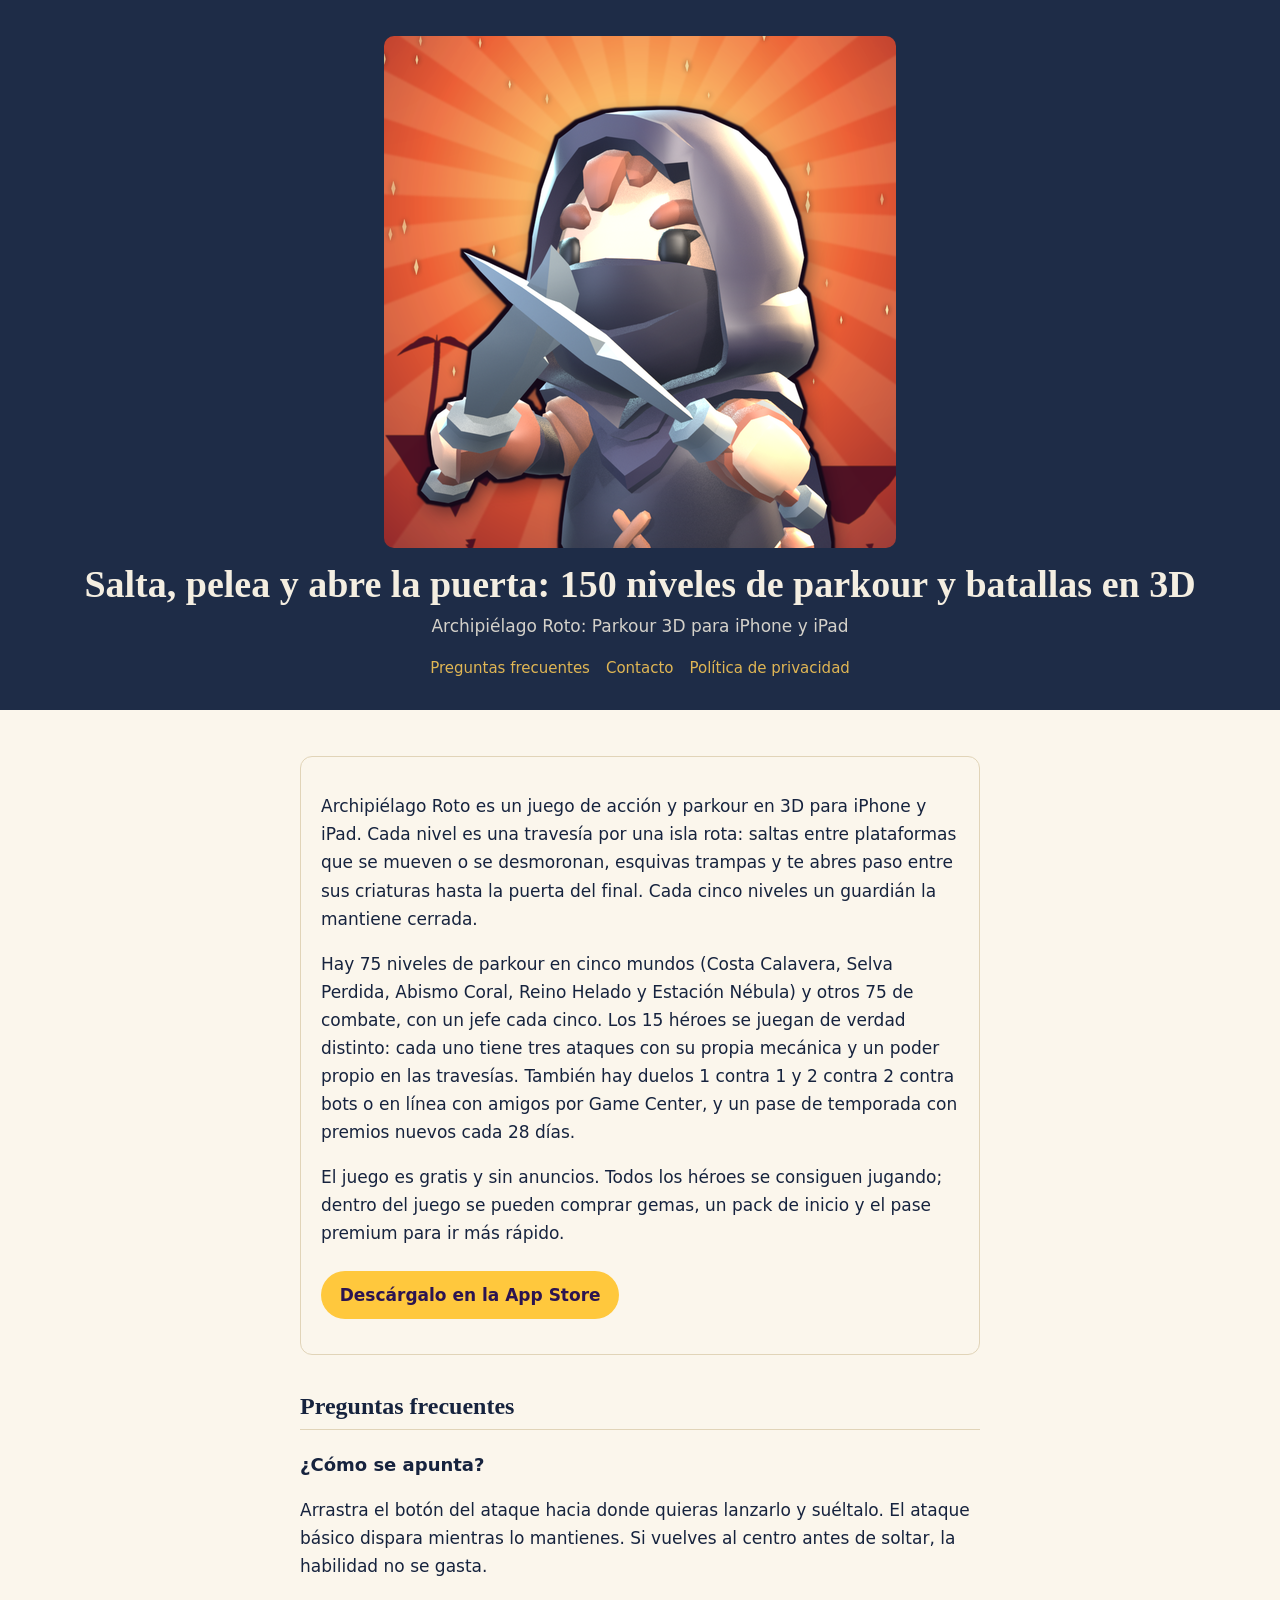
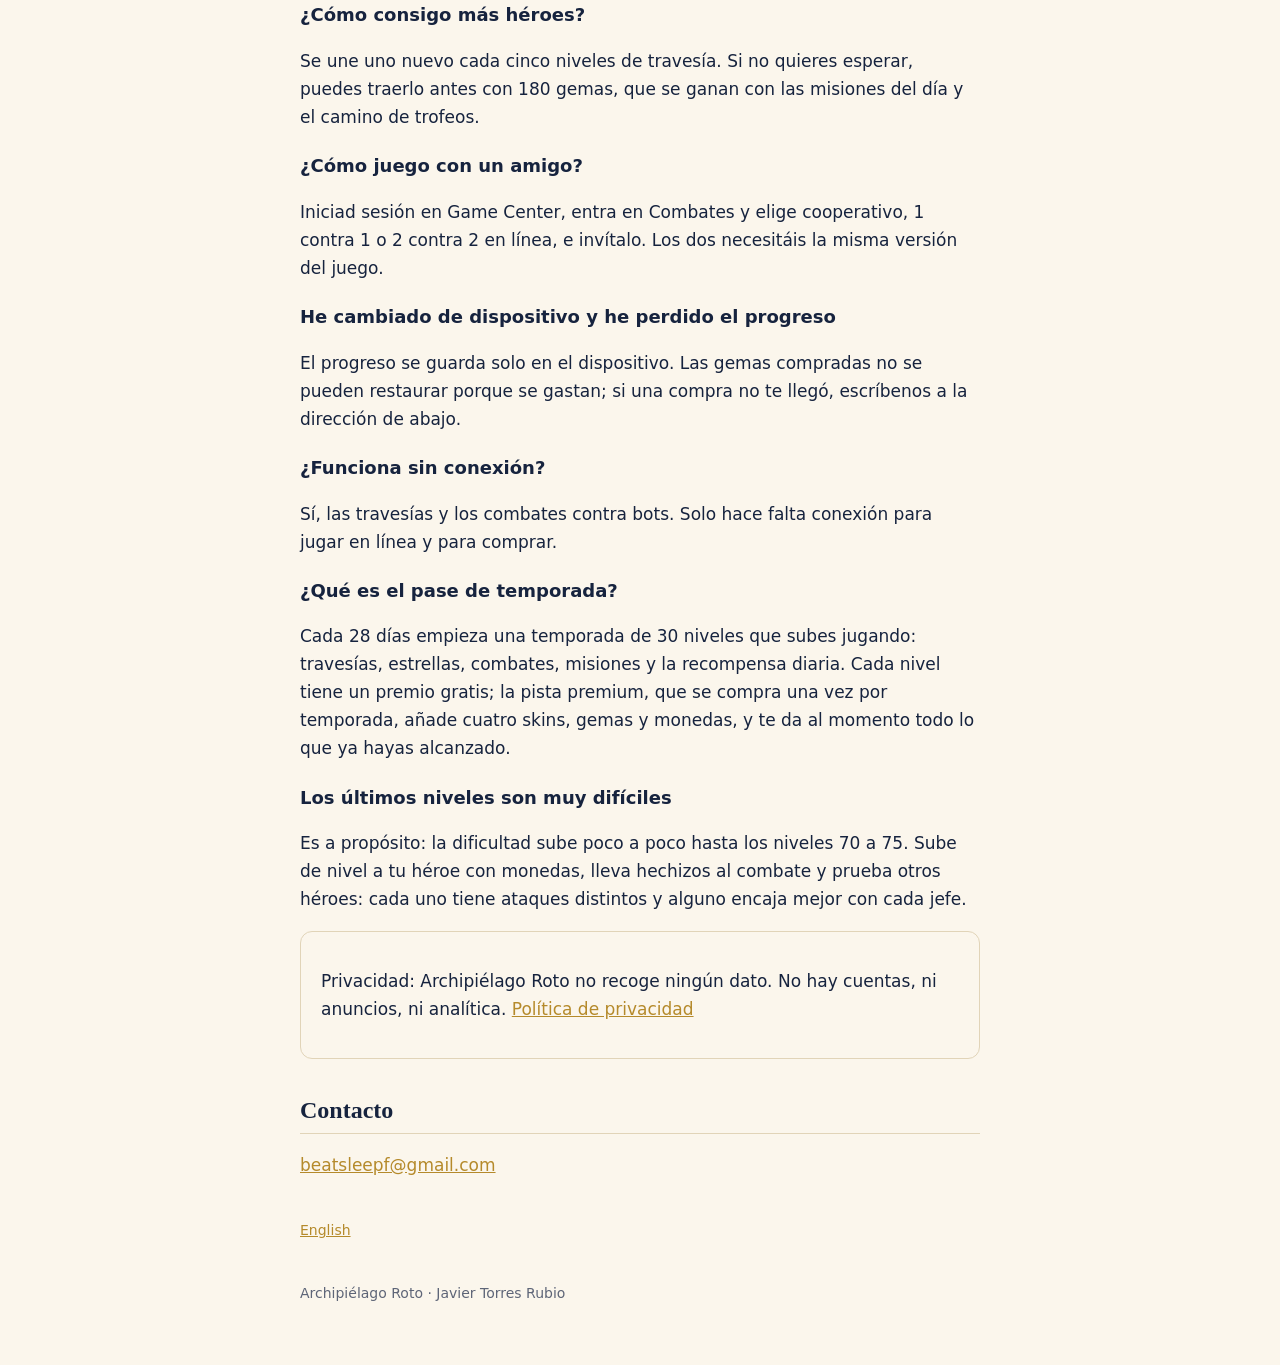
<file: index.html>
<!doctype html>
<html lang="es">
<head>
<meta charset="utf-8">
<meta name="viewport" content="width=device-width, initial-scale=1, viewport-fit=cover">
<title>Archipiélago Roto: Parkour 3D, héroes y batallas para iPhone y iPad</title>
<meta name="description" content="Juego de parkour y acción en 3D: 150 niveles entre travesías y combates, 15 héroes distintos, pase de temporada y duelos con amigos. Gratis, sin anuncios y sin conexión.">
<meta name="apple-itunes-app" content="app-id=6838076888">
<meta property="og:title" content="Archipiélago Roto: Parkour 3D, héroes y batallas para iPhone y iPad">
<meta property="og:description" content="Juego de parkour y acción en 3D: 150 niveles entre travesías y combates, 15 héroes distintos, pase de temporada y duelos con amigos. Gratis, sin anuncios y sin conexión.">
<meta property="og:image" content="https://javi7899.github.io/archipielago-web/icon.png">
<link rel="canonical" href="https://javi7899.github.io/archipielago-web/">
<link rel="alternate" hreflang="es" href="https://javi7899.github.io/archipielago-web/">
<link rel="alternate" hreflang="en" href="https://javi7899.github.io/archipielago-web/en/">
<link rel="icon" href="icon.png">
<link rel="stylesheet" href="estilo.css">
<script type="application/ld+json">{"@context": "https://schema.org", "@type": "VideoGame", "name": "Archipiélago Roto", "description": "Juego de parkour y acción en 3D: 150 niveles entre travesías y combates, 15 héroes distintos, pase de temporada y duelos con amigos. Gratis, sin anuncios y sin conexión.", "url": "https://javi7899.github.io/archipielago-web/", "image": "https://javi7899.github.io/archipielago-web/icon.png", "inLanguage": "es", "genre": ["Action", "Platformer", "Adventure"], "gamePlatform": ["iPhone", "iPad"], "operatingSystem": "iOS", "applicationCategory": "GameApplication", "playMode": ["SinglePlayer", "MultiPlayer", "CoOp"], "author": {"@type": "Person", "name": "Javier Torres Rubio"}, "offers": {"@type": "Offer", "price": "0", "priceCurrency": "EUR"}, "sameAs": "https://apps.apple.com/app/id6838076888"}</script>
<script type="application/ld+json">{"@context": "https://schema.org", "@type": "FAQPage", "mainEntity": [{"@type": "Question", "name": "¿Cómo se apunta?", "acceptedAnswer": {"@type": "Answer", "text": "Arrastra el botón del ataque hacia donde quieras lanzarlo y suéltalo. El ataque básico dispara mientras lo mantienes. Si vuelves al centro antes de soltar, la habilidad no se gasta."}}, {"@type": "Question", "name": "¿Cómo consigo más héroes?", "acceptedAnswer": {"@type": "Answer", "text": "Se une uno nuevo cada cinco niveles de travesía. Si no quieres esperar, puedes traerlo antes con 180 gemas, que se ganan con las misiones del día y el camino de trofeos."}}, {"@type": "Question", "name": "¿Cómo juego con un amigo?", "acceptedAnswer": {"@type": "Answer", "text": "Iniciad sesión en Game Center, entra en Combates y elige cooperativo, 1 contra 1 o 2 contra 2 en línea, e invítalo. Los dos necesitáis la misma versión del juego."}}, {"@type": "Question", "name": "He cambiado de dispositivo y he perdido el progreso", "acceptedAnswer": {"@type": "Answer", "text": "El progreso se guarda solo en el dispositivo. Las gemas compradas no se pueden restaurar porque se gastan; si una compra no te llegó, escríbenos a la dirección de abajo."}}, {"@type": "Question", "name": "¿Funciona sin conexión?", "acceptedAnswer": {"@type": "Answer", "text": "Sí, las travesías y los combates contra bots. Solo hace falta conexión para jugar en línea y para comprar."}}, {"@type": "Question", "name": "¿Qué es el pase de temporada?", "acceptedAnswer": {"@type": "Answer", "text": "Cada 28 días empieza una temporada de 30 niveles que subes jugando: travesías, estrellas, combates, misiones y la recompensa diaria. Cada nivel tiene un premio gratis; la pista premium, que se compra una vez por temporada, añade cuatro skins, gemas y monedas, y te da al momento todo lo que ya hayas alcanzado."}}, {"@type": "Question", "name": "Los últimos niveles son muy difíciles", "acceptedAnswer": {"@type": "Answer", "text": "Es a propósito: la dificultad sube poco a poco hasta los niveles 70 a 75. Sube de nivel a tu héroe con monedas, lleva hechizos al combate y prueba otros héroes: cada uno tiene ataques distintos y alguno encaja mejor con cada jefe."}}]}</script>
</head>
<body>
<header>
  <img src="icon.png" alt="Archipiélago Roto">
  <h1>Salta, pelea y abre la puerta: 150 niveles de parkour y batallas en 3D</h1>
  <p>Archipiélago Roto: Parkour 3D para iPhone y iPad</p>
  <nav><a href="#faq">Preguntas frecuentes</a> <a href="#contact">Contacto</a> <a href="privacidad.html">Política de privacidad</a></nav>
</header>
<main>
  <div class="card"><p>Archipiélago Roto es un juego de acción y parkour en 3D para iPhone y iPad. Cada nivel es una travesía por una isla rota: saltas entre plataformas que se mueven o se desmoronan, esquivas trampas y te abres paso entre sus criaturas hasta la puerta del final. Cada cinco niveles un guardián la mantiene cerrada.</p><p>Hay 75 niveles de parkour en cinco mundos (Costa Calavera, Selva Perdida, Abismo Coral, Reino Helado y Estación Nébula) y otros 75 de combate, con un jefe cada cinco. Los 15 héroes se juegan de verdad distinto: cada uno tiene tres ataques con su propia mecánica y un poder propio en las travesías. También hay duelos 1 contra 1 y 2 contra 2 contra bots o en línea con amigos por Game Center, y un pase de temporada con premios nuevos cada 28 días.</p><p>El juego es gratis y sin anuncios. Todos los héroes se consiguen jugando; dentro del juego se pueden comprar gemas, un pack de inicio y el pase premium para ir más rápido.</p><p><a class="boton" href="https://apps.apple.com/app/id6838076888">Descárgalo en la App Store</a></p></div>
  <h2 id="faq">Preguntas frecuentes</h2>
<h3>¿Cómo se apunta?</h3>
<p>Arrastra el botón del ataque hacia donde quieras lanzarlo y suéltalo. El ataque básico dispara mientras lo mantienes. Si vuelves al centro antes de soltar, la habilidad no se gasta.</p>
<h3>¿Cómo consigo más héroes?</h3>
<p>Se une uno nuevo cada cinco niveles de travesía. Si no quieres esperar, puedes traerlo antes con 180 gemas, que se ganan con las misiones del día y el camino de trofeos.</p>
<h3>¿Cómo juego con un amigo?</h3>
<p>Iniciad sesión en Game Center, entra en Combates y elige cooperativo, 1 contra 1 o 2 contra 2 en línea, e invítalo. Los dos necesitáis la misma versión del juego.</p>
<h3>He cambiado de dispositivo y he perdido el progreso</h3>
<p>El progreso se guarda solo en el dispositivo. Las gemas compradas no se pueden restaurar porque se gastan; si una compra no te llegó, escríbenos a la dirección de abajo.</p>
<h3>¿Funciona sin conexión?</h3>
<p>Sí, las travesías y los combates contra bots. Solo hace falta conexión para jugar en línea y para comprar.</p>
<h3>¿Qué es el pase de temporada?</h3>
<p>Cada 28 días empieza una temporada de 30 niveles que subes jugando: travesías, estrellas, combates, misiones y la recompensa diaria. Cada nivel tiene un premio gratis; la pista premium, que se compra una vez por temporada, añade cuatro skins, gemas y monedas, y te da al momento todo lo que ya hayas alcanzado.</p>
<h3>Los últimos niveles son muy difíciles</h3>
<p>Es a propósito: la dificultad sube poco a poco hasta los niveles 70 a 75. Sube de nivel a tu héroe con monedas, lleva hechizos al combate y prueba otros héroes: cada uno tiene ataques distintos y alguno encaja mejor con cada jefe.</p>
  <div class="card"><p>Privacidad: Archipiélago Roto no recoge ningún dato. No hay cuentas, ni anuncios, ni analítica. <a href="privacidad.html">Política de privacidad</a></p></div>
  <h2 id="contact">Contacto</h2>
  <p><span data-correo><noscript>beatsleepf (arroba) gmail.com</noscript></span></p>
  <p class="langs"><a href="en/" hreflang="en" lang="en">English</a></p>
  <footer>Archipiélago Roto · Javier Torres Rubio</footer>
</main>
<script src="contacto.js"></script>
</body>
</html>
</file>
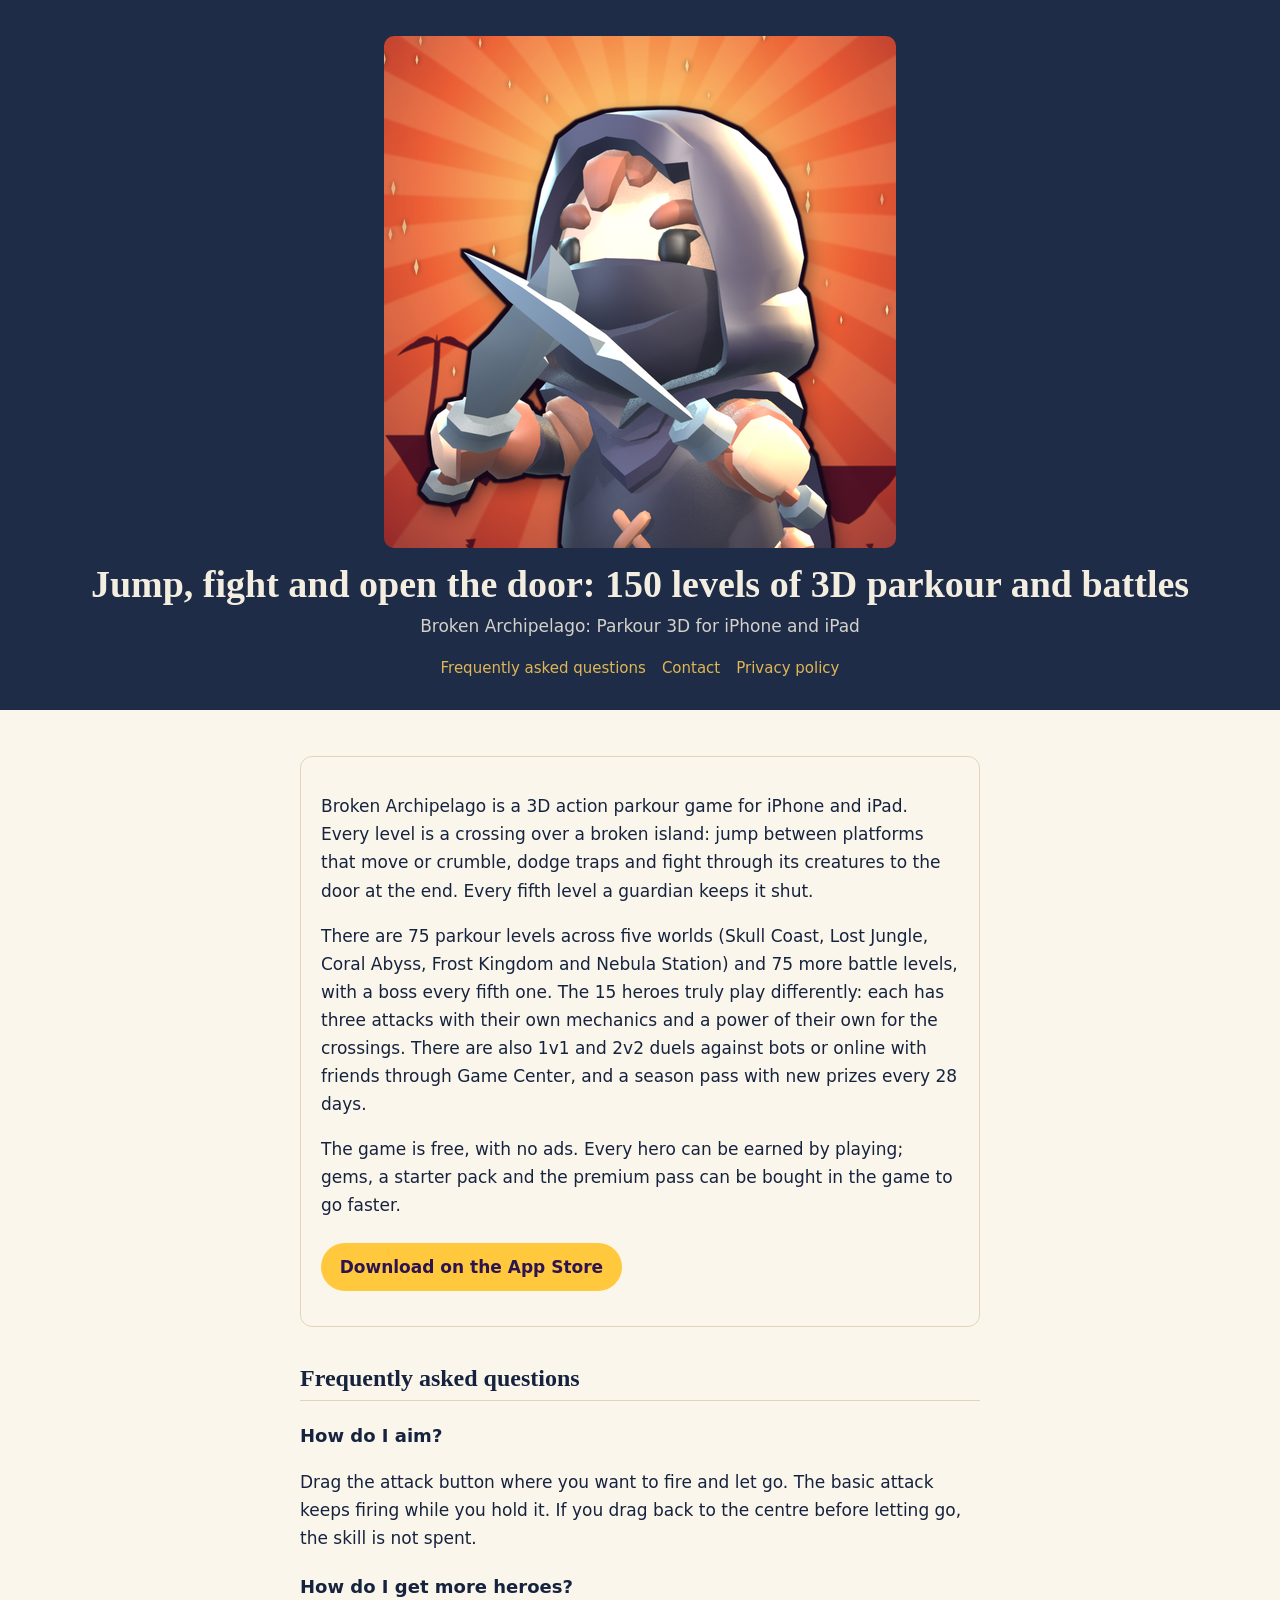
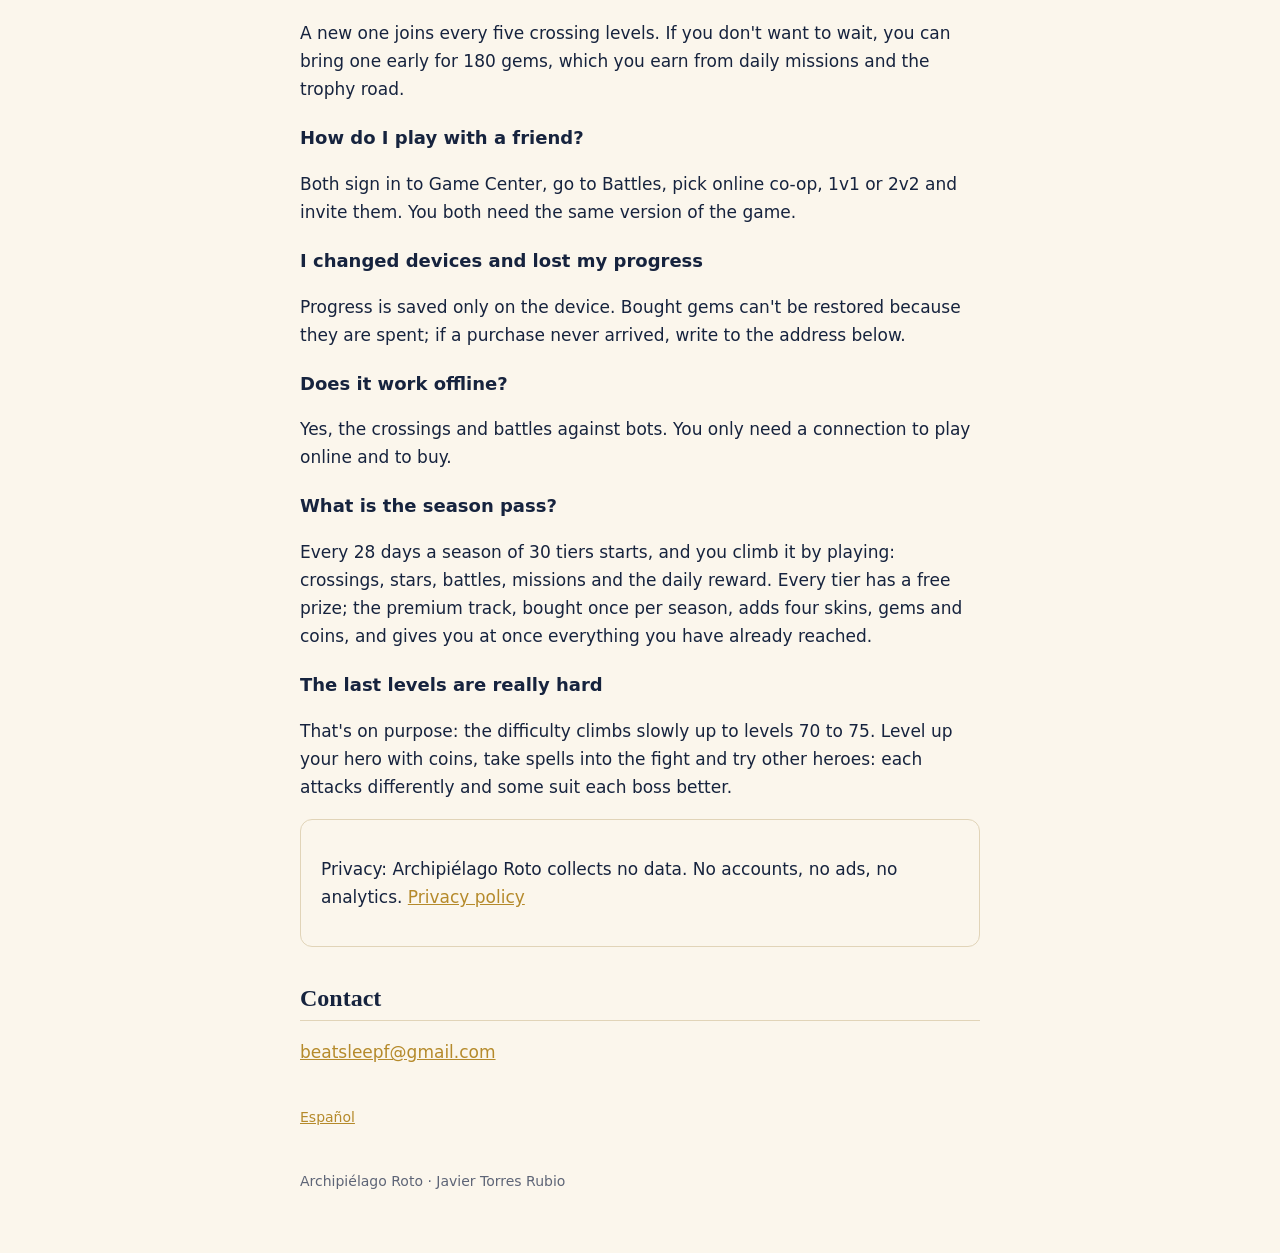
<file: en/index.html>
<!doctype html>
<html lang="en">
<head>
<meta charset="utf-8">
<meta name="viewport" content="width=device-width, initial-scale=1, viewport-fit=cover">
<title>Broken Archipelago: 3D parkour, heroes and battles for iPhone and iPad</title>
<meta name="description" content="A 3D action parkour game: 150 levels of crossings and battles, 15 different heroes, a season pass and duels with friends. Free, no ads, plays offline.">
<meta name="apple-itunes-app" content="app-id=6838076888">
<meta property="og:title" content="Broken Archipelago: 3D parkour, heroes and battles for iPhone and iPad">
<meta property="og:description" content="A 3D action parkour game: 150 levels of crossings and battles, 15 different heroes, a season pass and duels with friends. Free, no ads, plays offline.">
<meta property="og:image" content="https://javi7899.github.io/archipielago-web/icon.png">
<link rel="canonical" href="https://javi7899.github.io/archipielago-web/en/">
<link rel="alternate" hreflang="es" href="https://javi7899.github.io/archipielago-web/">
<link rel="alternate" hreflang="en" href="https://javi7899.github.io/archipielago-web/en/">
<link rel="icon" href="../icon.png">
<link rel="stylesheet" href="../estilo.css">
<script type="application/ld+json">{"@context": "https://schema.org", "@type": "VideoGame", "name": "Broken Archipelago", "description": "A 3D action parkour game: 150 levels of crossings and battles, 15 different heroes, a season pass and duels with friends. Free, no ads, plays offline.", "url": "https://javi7899.github.io/archipielago-web/en/", "image": "https://javi7899.github.io/archipielago-web/icon.png", "inLanguage": "en", "genre": ["Action", "Platformer", "Adventure"], "gamePlatform": ["iPhone", "iPad"], "operatingSystem": "iOS", "applicationCategory": "GameApplication", "playMode": ["SinglePlayer", "MultiPlayer", "CoOp"], "author": {"@type": "Person", "name": "Javier Torres Rubio"}, "offers": {"@type": "Offer", "price": "0", "priceCurrency": "EUR"}, "sameAs": "https://apps.apple.com/app/id6838076888"}</script>
<script type="application/ld+json">{"@context": "https://schema.org", "@type": "FAQPage", "mainEntity": [{"@type": "Question", "name": "How do I aim?", "acceptedAnswer": {"@type": "Answer", "text": "Drag the attack button where you want to fire and let go. The basic attack keeps firing while you hold it. If you drag back to the centre before letting go, the skill is not spent."}}, {"@type": "Question", "name": "How do I get more heroes?", "acceptedAnswer": {"@type": "Answer", "text": "A new one joins every five crossing levels. If you don't want to wait, you can bring one early for 180 gems, which you earn from daily missions and the trophy road."}}, {"@type": "Question", "name": "How do I play with a friend?", "acceptedAnswer": {"@type": "Answer", "text": "Both sign in to Game Center, go to Battles, pick online co-op, 1v1 or 2v2 and invite them. You both need the same version of the game."}}, {"@type": "Question", "name": "I changed devices and lost my progress", "acceptedAnswer": {"@type": "Answer", "text": "Progress is saved only on the device. Bought gems can't be restored because they are spent; if a purchase never arrived, write to the address below."}}, {"@type": "Question", "name": "Does it work offline?", "acceptedAnswer": {"@type": "Answer", "text": "Yes, the crossings and battles against bots. You only need a connection to play online and to buy."}}, {"@type": "Question", "name": "What is the season pass?", "acceptedAnswer": {"@type": "Answer", "text": "Every 28 days a season of 30 tiers starts, and you climb it by playing: crossings, stars, battles, missions and the daily reward. Every tier has a free prize; the premium track, bought once per season, adds four skins, gems and coins, and gives you at once everything you have already reached."}}, {"@type": "Question", "name": "The last levels are really hard", "acceptedAnswer": {"@type": "Answer", "text": "That's on purpose: the difficulty climbs slowly up to levels 70 to 75. Level up your hero with coins, take spells into the fight and try other heroes: each attacks differently and some suit each boss better."}}]}</script>
</head>
<body>
<header>
  <img src="../icon.png" alt="Archipiélago Roto">
  <h1>Jump, fight and open the door: 150 levels of 3D parkour and battles</h1>
  <p>Broken Archipelago: Parkour 3D for iPhone and iPad</p>
  <nav><a href="#faq">Frequently asked questions</a> <a href="#contact">Contact</a> <a href="privacy.html">Privacy policy</a></nav>
</header>
<main>
  <div class="card"><p>Broken Archipelago is a 3D action parkour game for iPhone and iPad. Every level is a crossing over a broken island: jump between platforms that move or crumble, dodge traps and fight through its creatures to the door at the end. Every fifth level a guardian keeps it shut.</p><p>There are 75 parkour levels across five worlds (Skull Coast, Lost Jungle, Coral Abyss, Frost Kingdom and Nebula Station) and 75 more battle levels, with a boss every fifth one. The 15 heroes truly play differently: each has three attacks with their own mechanics and a power of their own for the crossings. There are also 1v1 and 2v2 duels against bots or online with friends through Game Center, and a season pass with new prizes every 28 days.</p><p>The game is free, with no ads. Every hero can be earned by playing; gems, a starter pack and the premium pass can be bought in the game to go faster.</p><p><a class="boton" href="https://apps.apple.com/app/id6838076888">Download on the App Store</a></p></div>
  <h2 id="faq">Frequently asked questions</h2>
<h3>How do I aim?</h3>
<p>Drag the attack button where you want to fire and let go. The basic attack keeps firing while you hold it. If you drag back to the centre before letting go, the skill is not spent.</p>
<h3>How do I get more heroes?</h3>
<p>A new one joins every five crossing levels. If you don't want to wait, you can bring one early for 180 gems, which you earn from daily missions and the trophy road.</p>
<h3>How do I play with a friend?</h3>
<p>Both sign in to Game Center, go to Battles, pick online co-op, 1v1 or 2v2 and invite them. You both need the same version of the game.</p>
<h3>I changed devices and lost my progress</h3>
<p>Progress is saved only on the device. Bought gems can't be restored because they are spent; if a purchase never arrived, write to the address below.</p>
<h3>Does it work offline?</h3>
<p>Yes, the crossings and battles against bots. You only need a connection to play online and to buy.</p>
<h3>What is the season pass?</h3>
<p>Every 28 days a season of 30 tiers starts, and you climb it by playing: crossings, stars, battles, missions and the daily reward. Every tier has a free prize; the premium track, bought once per season, adds four skins, gems and coins, and gives you at once everything you have already reached.</p>
<h3>The last levels are really hard</h3>
<p>That's on purpose: the difficulty climbs slowly up to levels 70 to 75. Level up your hero with coins, take spells into the fight and try other heroes: each attacks differently and some suit each boss better.</p>
  <div class="card"><p>Privacy: Archipiélago Roto collects no data. No accounts, no ads, no analytics. <a href="privacy.html">Privacy policy</a></p></div>
  <h2 id="contact">Contact</h2>
  <p><span data-correo><noscript>beatsleepf (arroba) gmail.com</noscript></span></p>
  <p class="langs"><a href="../" hreflang="es" lang="es">Español</a></p>
  <footer>Archipiélago Roto · Javier Torres Rubio</footer>
</main>
<script src="../contacto.js"></script>
</body>
</html>
</file>
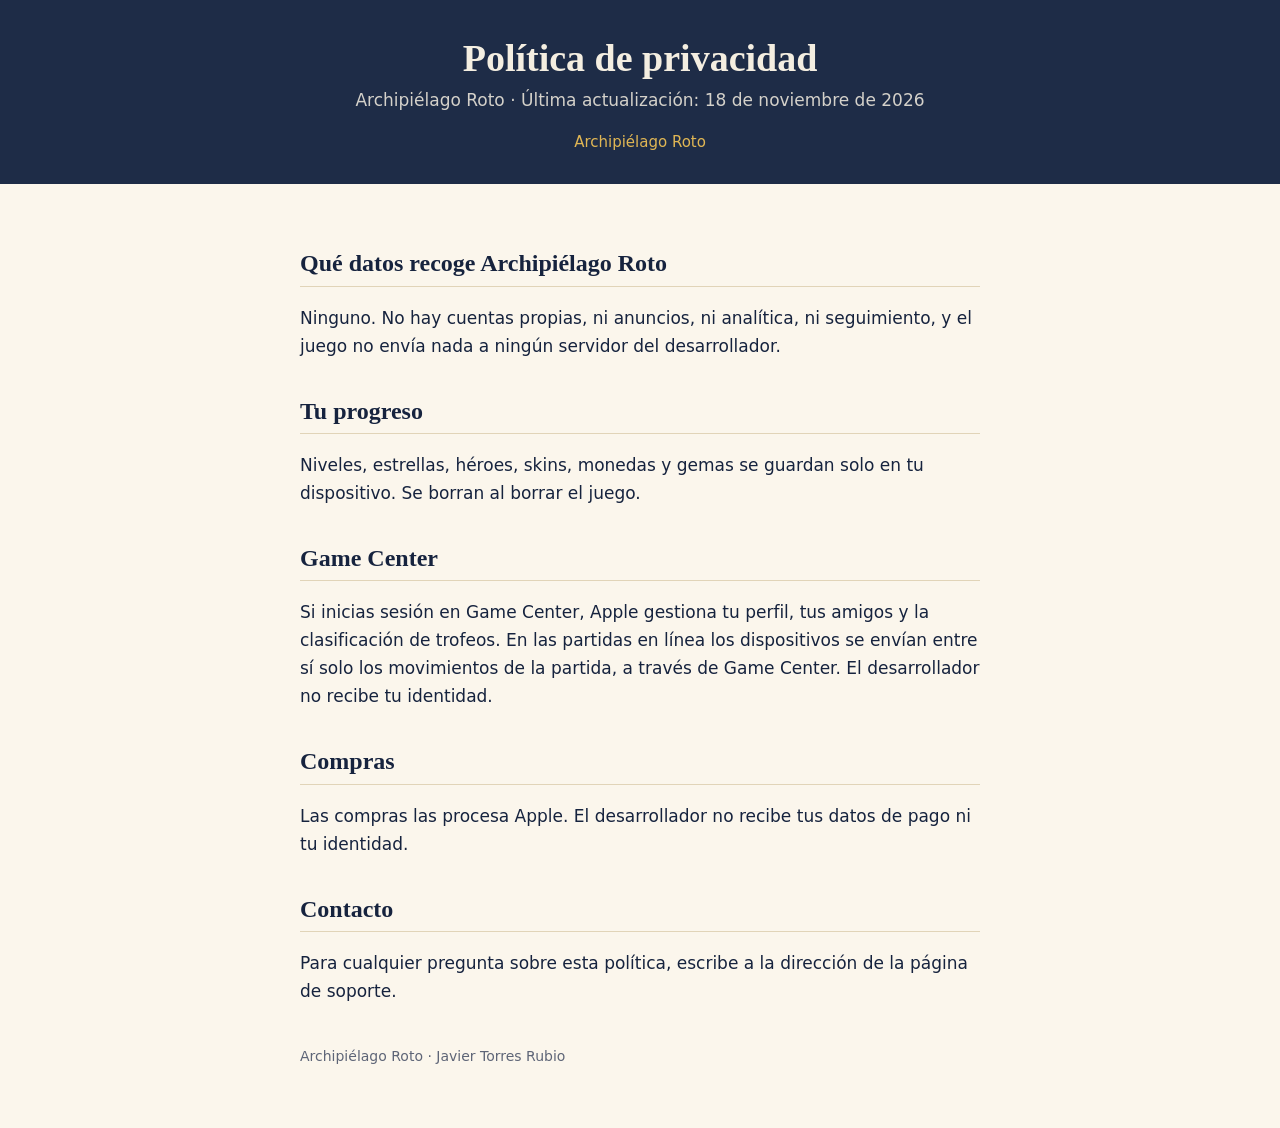
<file: privacidad.html>
<!doctype html>
<html lang="es">
<head><meta charset="utf-8"><meta name="viewport" content="width=device-width, initial-scale=1">
<title>Archipiélago Roto · Política de privacidad</title><link rel="icon" href="icon.png"><link rel="stylesheet" href="estilo.css"></head>
<body>
<header><h1>Política de privacidad</h1><p>Archipiélago Roto · Última actualización: 18 de noviembre de 2026</p><nav><a href="index.html">Archipiélago Roto</a></nav></header>
<main>
<h2>Qué datos recoge Archipiélago Roto</h2>
<p>Ninguno. No hay cuentas propias, ni anuncios, ni analítica, ni seguimiento, y el juego no envía nada a ningún servidor del desarrollador.</p>
<h2>Tu progreso</h2>
<p>Niveles, estrellas, héroes, skins, monedas y gemas se guardan solo en tu dispositivo. Se borran al borrar el juego.</p>
<h2>Game Center</h2>
<p>Si inicias sesión en Game Center, Apple gestiona tu perfil, tus amigos y la clasificación de trofeos. En las partidas en línea los dispositivos se envían entre sí solo los movimientos de la partida, a través de Game Center. El desarrollador no recibe tu identidad.</p>
<h2>Compras</h2>
<p>Las compras las procesa Apple. El desarrollador no recibe tus datos de pago ni tu identidad.</p>
<h2>Contacto</h2>
<p>Para cualquier pregunta sobre esta política, escribe a la dirección de la página de soporte.</p>
<footer>Archipiélago Roto · Javier Torres Rubio</footer>
</main>
</body>
</html>
</file>
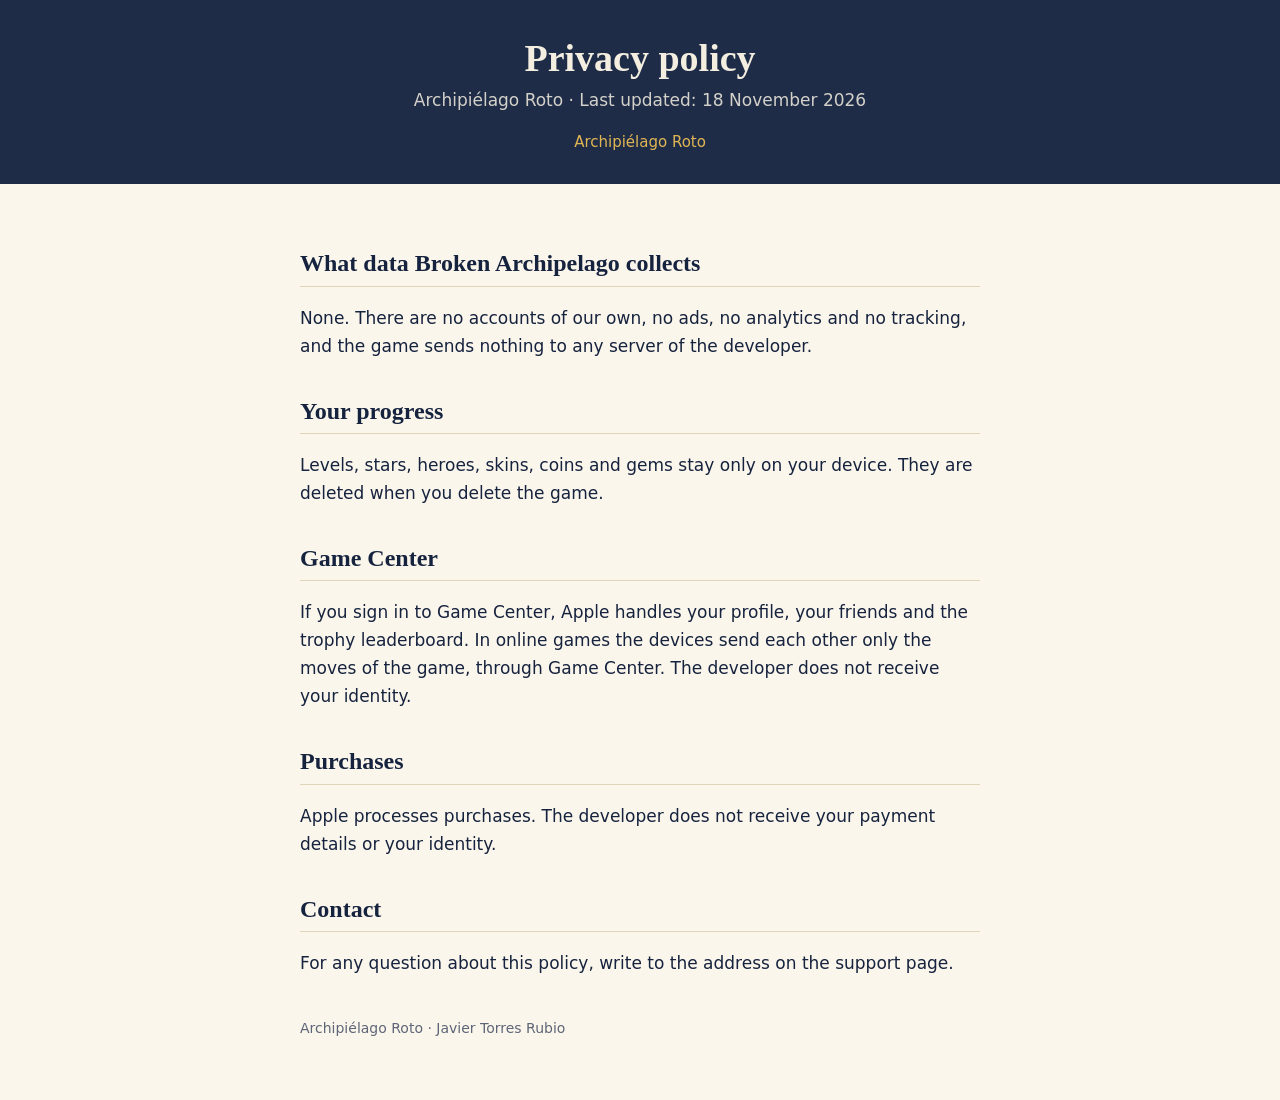
<file: en/privacy.html>
<!doctype html>
<html lang="en">
<head><meta charset="utf-8"><meta name="viewport" content="width=device-width, initial-scale=1">
<title>Archipiélago Roto · Privacy policy</title><link rel="icon" href="../icon.png"><link rel="stylesheet" href="../estilo.css"></head>
<body>
<header><h1>Privacy policy</h1><p>Archipiélago Roto · Last updated: 18 November 2026</p><nav><a href="index.html">Archipiélago Roto</a></nav></header>
<main>
<h2>What data Broken Archipelago collects</h2>
<p>None. There are no accounts of our own, no ads, no analytics and no tracking, and the game sends nothing to any server of the developer.</p>
<h2>Your progress</h2>
<p>Levels, stars, heroes, skins, coins and gems stay only on your device. They are deleted when you delete the game.</p>
<h2>Game Center</h2>
<p>If you sign in to Game Center, Apple handles your profile, your friends and the trophy leaderboard. In online games the devices send each other only the moves of the game, through Game Center. The developer does not receive your identity.</p>
<h2>Purchases</h2>
<p>Apple processes purchases. The developer does not receive your payment details or your identity.</p>
<h2>Contact</h2>
<p>For any question about this policy, write to the address on the support page.</p>
<footer>Archipiélago Roto · Javier Torres Rubio</footer>
</main>
</body>
</html>
</file>
<file: estilo.css>
/* Ductus: mesa azul de Prusia, papel de algodón, guías sepia y pan de oro. */
:root{--desk:#1E2C47;--paper:#FBF6EC;--ink:#16233E;--sub:#5E6577;--rule:#E1D4B8;--gold:#B58A2B}
@media (prefers-color-scheme:dark){:root{--paper:#1A2030;--ink:#EFE6D2;--sub:#A6A08F;--rule:#323A4C;--gold:#E0B654}}
*{box-sizing:border-box}body{margin:0;background:var(--paper);color:var(--ink);font:17px/1.65 -apple-system,"SF Pro Text",system-ui,sans-serif;-webkit-font-smoothing:antialiased}
/* Nada de backdrop-filter en la cabecera: oscurece la página de debajo. */
header{background:var(--desk);color:#F4EEE1;padding:36px 20px 30px;text-align:center}
header img{max-width:min(560px,92vw);height:auto;display:block;margin:0 auto 14px;border-radius:10px}
header h1{margin:0 0 4px;font:600 clamp(26px,6vw,38px)/1.2 "New York",ui-serif,Georgia,serif}
header p{margin:0;opacity:.85}
nav{margin-top:16px;display:flex;flex-wrap:wrap;gap:8px 16px;justify-content:center;font-size:15px}
nav a{color:#E0B654;text-decoration:none}nav a:hover{text-decoration:underline}
main{max-width:720px;margin:0 auto;padding:28px 20px 60px}
h2{font:600 24px/1.3 "New York",ui-serif,Georgia,serif;margin:36px 0 8px;border-bottom:1px solid var(--rule);padding-bottom:6px}
h3{font-size:18px;margin:20px 0 4px}a{color:var(--gold)}
.card{border:1px solid var(--rule);border-radius:12px;padding:18px 20px;margin:18px 0}
.store{display:inline-block;margin-top:8px;padding:10px 18px;border-radius:999px;background:var(--gold);color:#fff;text-decoration:none;font-weight:600}
.langs{font-size:14px;color:var(--sub);margin-top:40px}.langs a{margin-right:10px}
footer{margin-top:40px;color:var(--sub);font-size:14px}
.boton{display:inline-block;margin-top:.4em;padding:.6em 1.1em;border-radius:999px;background:#FFC83D;color:#2C1450;font-weight:800;text-decoration:none}
</file>
